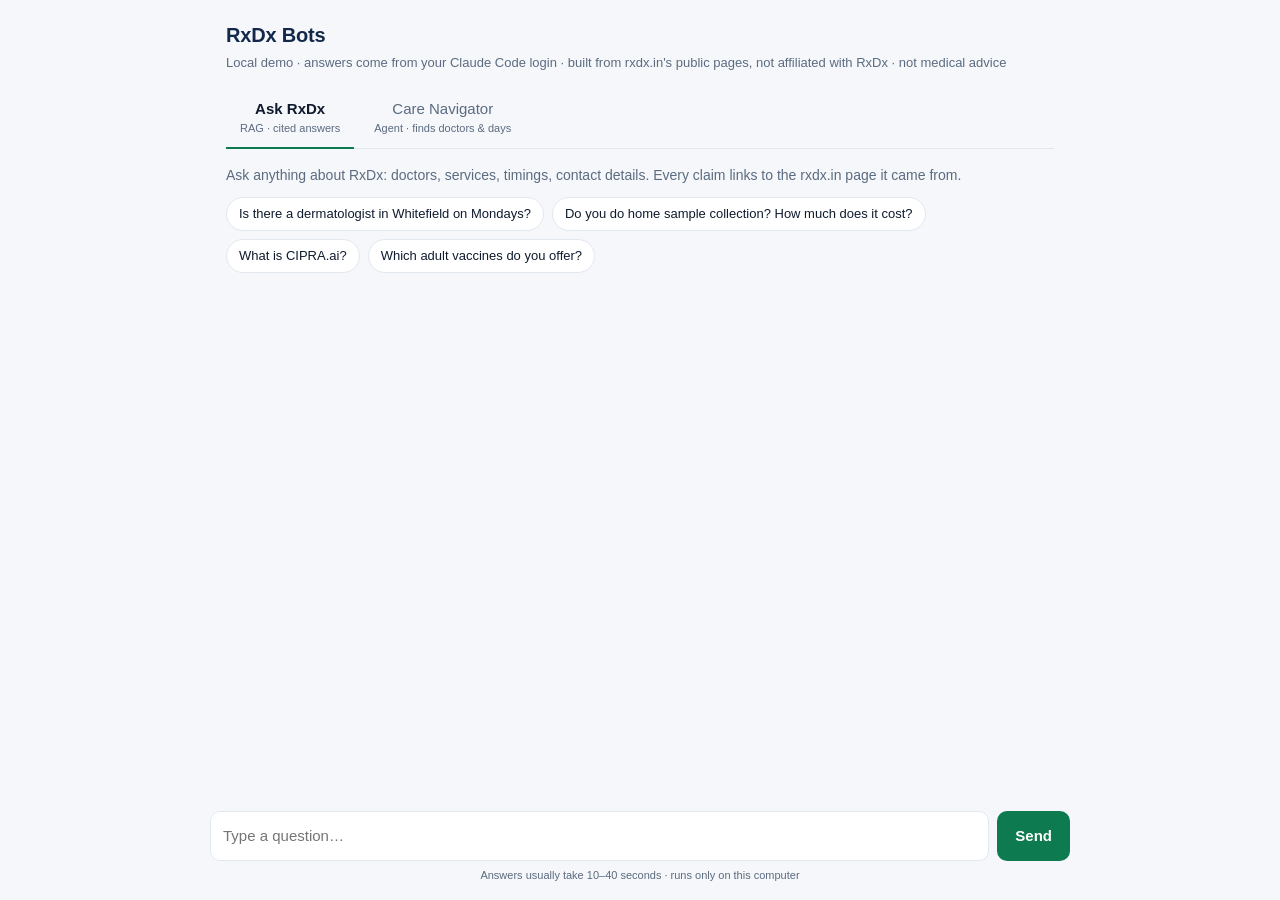
<file: demo/index.html>
<!doctype html>
<html lang="en">
<head>
<meta charset="utf-8">
<meta name="viewport" content="width=device-width, initial-scale=1">
<title>RxDx Bots</title>
<style>
  :root {
    --bg: #f5f7fa; --panel: #ffffff; --ink: #0f1b2d; --muted: #5b6b80; --line: #e2e8f0;
    --navy: #13294b; --pulse: #0e7a4f; --pulse-soft: #e6f4ee; --user: #13294b; --user-ink: #ffffff;
    --warn: #b42318; --warn-soft: #fdecea; --chip: #eef2f7;
  }
  @media (prefers-color-scheme: dark) {
    :root {
      --bg: #0b1220; --panel: #121b2e; --ink: #e6edf7; --muted: #94a3b8; --line: #23304a;
      --navy: #8fb3ff; --pulse: #4ade9b; --pulse-soft: #10291f; --user: #2a4a86; --user-ink: #ffffff;
      --warn: #ff8a80; --warn-soft: #3a1714; --chip: #1b2740;
    }
  }
  * { box-sizing: border-box; }
  body { margin: 0; background: var(--bg); color: var(--ink);
         font: 15px/1.55 -apple-system, BlinkMacSystemFont, "Segoe UI", Inter, sans-serif; }
  header { padding: 20px 16px 0; max-width: 860px; margin: 0 auto; }
  h1 { font-size: 20px; margin: 0 0 2px; color: var(--navy); letter-spacing: -0.01em; }
  .sub { color: var(--muted); font-size: 13px; margin: 0 0 14px; }
  .tabs { display: flex; gap: 6px; border-bottom: 1px solid var(--line); }
  .tab { border: 0; background: none; padding: 10px 14px; font: inherit; color: var(--muted);
         cursor: pointer; border-bottom: 2px solid transparent; margin-bottom: -1px; }
  .tab[aria-selected="true"] { color: var(--ink); border-bottom-color: var(--pulse); font-weight: 600; }
  .tab small { display: block; font-size: 11px; font-weight: 400; color: var(--muted); }
  main { max-width: 860px; margin: 0 auto; padding: 0 16px 140px; }
  .pane { display: none; } .pane.on { display: block; }
  .intro { color: var(--muted); font-size: 14px; margin: 16px 0 10px; }
  .chips { display: flex; flex-wrap: wrap; gap: 8px; margin-bottom: 8px; }
  .chip { border: 1px solid var(--line); background: var(--panel); color: var(--ink); border-radius: 999px;
          padding: 6px 12px; font: inherit; font-size: 13px; cursor: pointer; text-align: left; }
  .chip:hover { border-color: var(--pulse); }
  .log { display: flex; flex-direction: column; gap: 14px; margin-top: 12px; }
  .msg { max-width: 100%; padding: 12px 14px; border-radius: 12px; background: var(--panel);
         border: 1px solid var(--line); overflow-wrap: anywhere; }
  .msg.user { align-self: flex-end; background: var(--user); color: var(--user-ink); border: 0; max-width: 85%; }
  .msg.err { border-color: var(--warn); color: var(--warn); }
  .msg.emergency { background: var(--warn-soft); border-color: var(--warn); }
  .msg p { margin: 0 0 8px; } .msg p:last-child { margin-bottom: 0; }
  .msg ul, .msg ol { margin: 4px 0 8px; padding-left: 20px; }
  .msg a { color: var(--pulse); }
  .cite { font-size: 11px; vertical-align: super; color: var(--pulse); font-weight: 600; }
  .sources { margin-top: 10px; padding-top: 10px; border-top: 1px dashed var(--line); font-size: 13px; }
  .sources div { margin: 3px 0; }
  .sources .rv { color: var(--muted); margin-left: 6px; }
  .trace { display: flex; flex-direction: column; gap: 4px; margin-bottom: 10px; }
  .call { font: 12px/1.4 ui-monospace, "SF Mono", Menlo, monospace; background: var(--chip);
          border-radius: 6px; padding: 5px 8px; color: var(--muted); }
  .call b { color: var(--ink); font-weight: 600; } .call.e { color: var(--warn); }
  .badge { display: inline-block; font-size: 11px; font-weight: 600; color: var(--pulse);
           background: var(--pulse-soft); border-radius: 4px; padding: 1px 6px; margin-bottom: 6px; }
  .wait { color: var(--muted); font-size: 13px; display: flex; align-items: center; gap: 8px; }
  .dot { width: 8px; height: 8px; border-radius: 50%; background: var(--pulse); animation: p 1s infinite alternate; }
  @keyframes p { from { opacity: .25 } to { opacity: 1 } }
  form { position: fixed; left: 0; right: 0; bottom: 0; background: linear-gradient(transparent, var(--bg) 30%);
         padding: 24px 16px 16px; }
  .bar { max-width: 860px; margin: 0 auto; display: flex; gap: 8px; }
  textarea { flex: 1; resize: none; font: inherit; padding: 12px; border-radius: 10px; min-width: 0;
             border: 1px solid var(--line); background: var(--panel); color: var(--ink); height: 50px; }
  textarea:focus { outline: 2px solid var(--pulse); outline-offset: -1px; }
  button.send { border: 0; border-radius: 10px; padding: 0 18px; font: inherit; font-weight: 600;
                background: var(--pulse); color: #fff; cursor: pointer; }
  button.send:disabled { opacity: .5; cursor: default; }
  .foot { text-align: center; color: var(--muted); font-size: 11px; margin-top: 6px; }
</style>
</head>
<body>
<header>
  <h1>RxDx Bots</h1>
  <p class="sub">Local demo · answers come from your Claude Code login · built from rxdx.in's public pages, not affiliated with RxDx · not medical advice</p>
  <div class="tabs" role="tablist">
    <button class="tab" role="tab" aria-selected="true" data-tab="qna">Ask RxDx<small>RAG · cited answers</small></button>
    <button class="tab" role="tab" aria-selected="false" data-tab="nav">Care Navigator<small>Agent · finds doctors & days</small></button>
  </div>
</header>

<main>
  <section class="pane on" id="qna">
    <p class="intro">Ask anything about RxDx: doctors, services, timings, contact details. Every claim links to the rxdx.in page it came from.</p>
    <div class="chips">
      <button class="chip">Is there a dermatologist in Whitefield on Mondays?</button>
      <button class="chip">Do you do home sample collection? How much does it cost?</button>
      <button class="chip">What is CIPRA.ai?</button>
      <button class="chip">Which adult vaccines do you offer?</button>
    </div>
    <div class="log"></div>
  </section>
  <section class="pane" id="nav">
    <p class="intro">Describe what you need and when you can come. The navigator searches the directory with tools, so every doctor, branch and day it names is real.</p>
    <div class="chips">
      <button class="chip">My 6 year old keeps getting ear infections. Saturdays only, Kannada-speaking if possible.</button>
      <button class="chip">Knee pain after running, I'm near Malleswaram.</button>
      <button class="chip">Can I see a psychiatrist online?</button>
      <button class="chip">My father has chest pain, which cardiologist is in today?</button>
    </div>
    <div class="log"></div>
  </section>
</main>

<form>
  <div class="bar">
    <textarea placeholder="Type a question…" aria-label="Message"></textarea>
    <button class="send" type="submit">Send</button>
  </div>
  <div class="foot">Answers usually take 10–40 seconds · runs only on this computer</div>
</form>

<script>
const sessions = { qna: crypto.randomUUID(), nav: crypto.randomUUID() };
let tab = "qna", busy = false;
const $ = (s, el = document) => el.querySelector(s);
const esc = s => s.replace(/[&<>"']/g, c => ({ "&": "&amp;", "<": "&lt;", ">": "&gt;", '"': "&quot;", "'": "&#39;" }[c]));

// Minimal, escape-first markdown: paragraphs, lists, **bold**, links, [n] citations.
function md(text) {
  const inline = s => esc(s)
    .replace(/\*\*(.+?)\*\*/g, "<b>$1</b>")
    .replace(/\[(\d+)\]/g, '<span class="cite">[$1]</span>')
    .replace(/(https?:\/\/[^\s<)]+)/g, '<a href="$1" target="_blank" rel="noopener">$1</a>');
  const out = []; let list = null;
  for (const raw of text.split("\n")) {
    const line = raw.trim();
    const m = line.match(/^(?:[-*•]|\d+[.)])\s+(.*)$/);
    if (m) {
      const kind = /^\d/.test(line) ? "ol" : "ul";
      if (list !== kind) { if (list) out.push(`</${list}>`); out.push(`<${kind}>`); list = kind; }
      out.push(`<li>${inline(m[1])}</li>`);
      continue;
    }
    if (list) { out.push(`</${list}>`); list = null; }
    if (line) out.push(`<p>${inline(line)}</p>`);
  }
  if (list) out.push(`</${list}>`);
  return out.join("");
}

function add(cls, html) {
  const el = document.createElement("div");
  el.className = "msg " + cls; el.innerHTML = html;
  $(`#${tab} .log`).appendChild(el);
  el.scrollIntoView({ behavior: "smooth", block: "end" });
  return el;
}

function render(kind, data) {
  if (kind === "qna") {
    let html = md(data.text);
    if (data.sources?.length) {
      html += '<div class="sources"><b>Sources</b>' + data.sources.map(s =>
        `<div>[${s.n}] <a href="${esc(s.url)}" target="_blank" rel="noopener">${esc(s.title)}</a>` +
        (s.reviews ? `<span class="rv">· reviews: <a href="${esc(s.reviews.google)}" target="_blank" rel="noopener">Google</a> · <a href="${esc(s.reviews.practo)}" target="_blank" rel="noopener">Practo</a></span>` : "") +
        `</div>`).join("") + "</div>";
    }
    return ["", html];
  }
  if (data.emergency) return ["emergency", `<span class="badge">Emergency screen · ${esc(data.emergency)}</span>` + md(data.text)];
  const trace = data.tool_calls?.length ? '<div class="trace">' + data.tool_calls.map(c =>
    `<div class="call ${c.error ? "e" : ""}">${c.error ? "✗" : "→"} <b>${esc(c.name)}</b>(${esc(Object.entries(c.args).map(([k, v]) => `${k}=${JSON.stringify(v)}`).join(", "))}) · ${esc(c.summary)}</div>`
  ).join("") + "</div>" : "";
  return ["", trace + md(data.text)];
}

async function send(text) {
  text = text.trim();
  if (!text || busy) return;
  busy = true; $(".send").disabled = true; $("textarea").value = "";
  const kind = tab;
  add("user", esc(text));
  const wait = add("", '<div class="wait"><span class="dot"></span>Thinking…</div>');
  try {
    const r = await fetch(`/api/${kind}`, { method: "POST", headers: { "Content-Type": "application/json" },
      body: JSON.stringify({ message: text, session: sessions[kind] }) });
    const data = await r.json();
    if (!r.ok) throw new Error(data.error || r.statusText);
    const [cls, html] = render(kind, data);
    wait.className = "msg " + cls; wait.innerHTML = html;
  } catch (e) {
    wait.className = "msg err"; wait.textContent = "Something went wrong: " + e.message;
  } finally {
    busy = false; $(".send").disabled = false; $("textarea").focus();
  }
}

document.querySelectorAll(".tab").forEach(b => b.onclick = () => {
  tab = b.dataset.tab;
  document.querySelectorAll(".tab").forEach(x => x.setAttribute("aria-selected", x === b));
  document.querySelectorAll(".pane").forEach(p => p.classList.toggle("on", p.id === tab));
});
document.querySelectorAll(".chip").forEach(c => c.onclick = () => send(c.textContent));
$("form").onsubmit = e => { e.preventDefault(); send($("textarea").value); };
$("textarea").onkeydown = e => { if (e.key === "Enter" && !e.shiftKey) { e.preventDefault(); send(e.target.value); } };
</script>
</body>
</html>
</file>
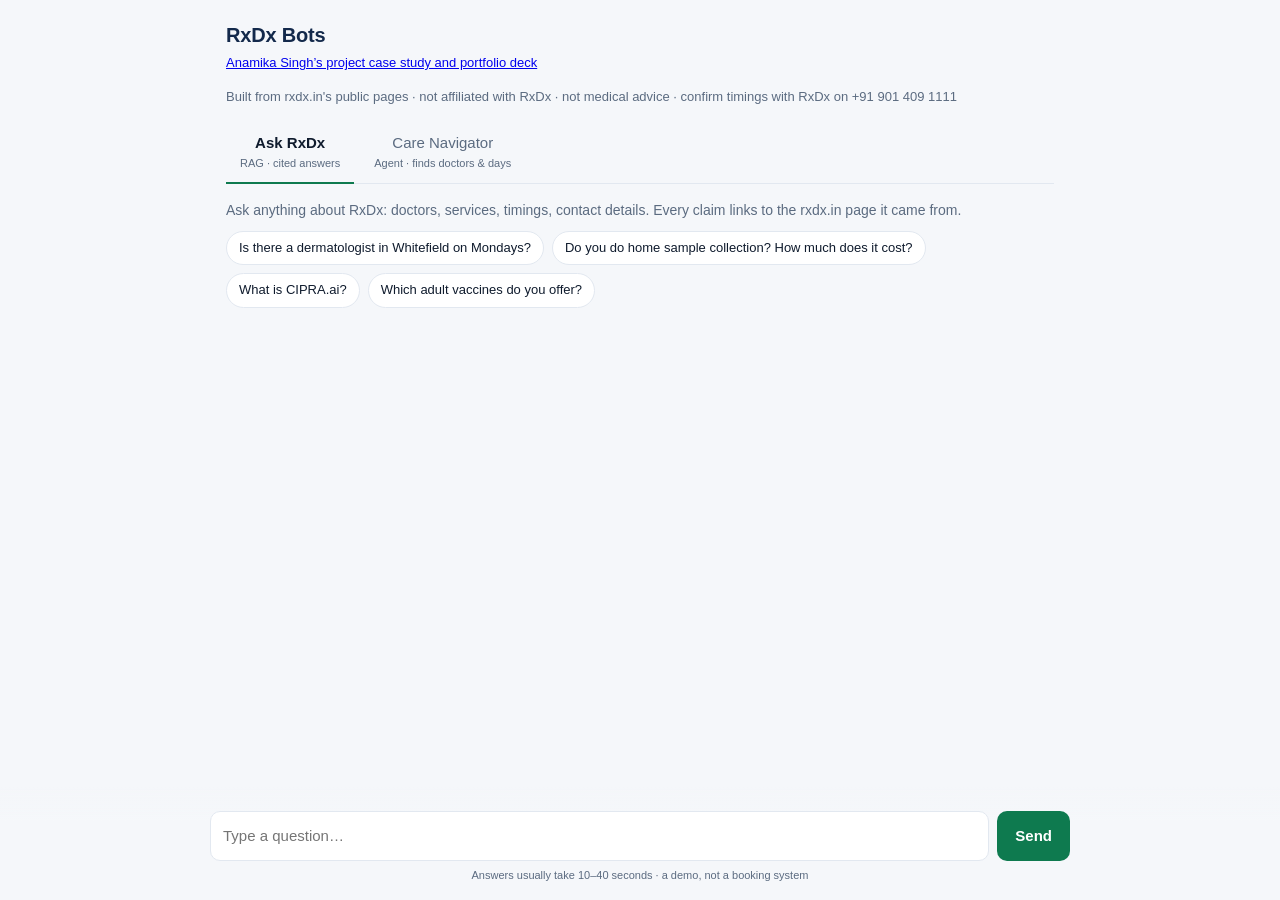
<file: web/index.html>
<!doctype html>
<html lang="en">
<head>
<meta charset="utf-8">
<meta name="viewport" content="width=device-width, initial-scale=1">
<title>RxDx Bots</title>
<style>
  :root {
    --bg: #f5f7fa; --panel: #ffffff; --ink: #0f1b2d; --muted: #5b6b80; --line: #e2e8f0;
    --navy: #13294b; --pulse: #0e7a4f; --pulse-soft: #e6f4ee; --user: #13294b; --user-ink: #ffffff;
    --warn: #b42318; --warn-soft: #fdecea; --chip: #eef2f7;
  }
  @media (prefers-color-scheme: dark) {
    :root {
      --bg: #0b1220; --panel: #121b2e; --ink: #e6edf7; --muted: #94a3b8; --line: #23304a;
      --navy: #8fb3ff; --pulse: #4ade9b; --pulse-soft: #10291f; --user: #2a4a86; --user-ink: #ffffff;
      --warn: #ff8a80; --warn-soft: #3a1714; --chip: #1b2740;
    }
  }
  * { box-sizing: border-box; }
  body { margin: 0; background: var(--bg); color: var(--ink);
         font: 15px/1.55 -apple-system, BlinkMacSystemFont, "Segoe UI", Inter, sans-serif; }
  header { padding: 20px 16px 0; max-width: 860px; margin: 0 auto; }
  h1 { font-size: 20px; margin: 0 0 2px; color: var(--navy); letter-spacing: -0.01em; }
  .sub { color: var(--muted); font-size: 13px; margin: 0 0 14px; }
  .tabs { display: flex; gap: 6px; border-bottom: 1px solid var(--line); }
  .tab { border: 0; background: none; padding: 10px 14px; font: inherit; color: var(--muted);
         cursor: pointer; border-bottom: 2px solid transparent; margin-bottom: -1px; }
  .tab[aria-selected="true"] { color: var(--ink); border-bottom-color: var(--pulse); font-weight: 600; }
  .tab small { display: block; font-size: 11px; font-weight: 400; color: var(--muted); }
  main { max-width: 860px; margin: 0 auto; padding: 0 16px 140px; }
  .pane { display: none; } .pane.on { display: block; }
  .intro { color: var(--muted); font-size: 14px; margin: 16px 0 10px; }
  .chips { display: flex; flex-wrap: wrap; gap: 8px; margin-bottom: 8px; }
  .chip { border: 1px solid var(--line); background: var(--panel); color: var(--ink); border-radius: 999px;
          padding: 6px 12px; font: inherit; font-size: 13px; cursor: pointer; text-align: left; }
  .chip:hover { border-color: var(--pulse); }
  .log { display: flex; flex-direction: column; gap: 14px; margin-top: 12px; }
  .msg { max-width: 100%; padding: 12px 14px; border-radius: 12px; background: var(--panel);
         border: 1px solid var(--line); overflow-wrap: anywhere; }
  .msg.user { align-self: flex-end; background: var(--user); color: var(--user-ink); border: 0; max-width: 85%; }
  .msg.err { border-color: var(--warn); color: var(--warn); }
  .msg.emergency { background: var(--warn-soft); border-color: var(--warn); }
  .msg p { margin: 0 0 8px; } .msg p:last-child { margin-bottom: 0; }
  .msg ul, .msg ol { margin: 4px 0 8px; padding-left: 20px; }
  .msg a { color: var(--pulse); }
  .cite { font-size: 11px; vertical-align: super; color: var(--pulse); font-weight: 600; }
  .sources { margin-top: 10px; padding-top: 10px; border-top: 1px dashed var(--line); font-size: 13px; }
  .sources div { margin: 3px 0; }
  .sources .rv { color: var(--muted); margin-left: 6px; }
  .trace { display: flex; flex-direction: column; gap: 4px; margin-bottom: 10px; }
  .call { font: 12px/1.4 ui-monospace, "SF Mono", Menlo, monospace; background: var(--chip);
          border-radius: 6px; padding: 5px 8px; color: var(--muted); }
  .call b { color: var(--ink); font-weight: 600; } .call.e { color: var(--warn); }
  .badge { display: inline-block; font-size: 11px; font-weight: 600; color: var(--pulse);
           background: var(--pulse-soft); border-radius: 4px; padding: 1px 6px; margin-bottom: 6px; }
  .wait { color: var(--muted); font-size: 13px; display: flex; align-items: center; gap: 8px; }
  .dot { width: 8px; height: 8px; border-radius: 50%; background: var(--pulse); animation: p 1s infinite alternate; }
  @keyframes p { from { opacity: .25 } to { opacity: 1 } }
  form { position: fixed; left: 0; right: 0; bottom: 0; background: linear-gradient(transparent, var(--bg) 30%);
         padding: 24px 16px 16px; }
  .bar { max-width: 860px; margin: 0 auto; display: flex; gap: 8px; }
  textarea { flex: 1; resize: none; font: inherit; padding: 12px; border-radius: 10px; min-width: 0;
             border: 1px solid var(--line); background: var(--panel); color: var(--ink); height: 50px; }
  textarea:focus { outline: 2px solid var(--pulse); outline-offset: -1px; }
  button.send { border: 0; border-radius: 10px; padding: 0 18px; font: inherit; font-weight: 600;
                background: var(--pulse); color: #fff; cursor: pointer; }
  button.send:disabled { opacity: .5; cursor: default; }
  .foot { text-align: center; color: var(--muted); font-size: 11px; margin-top: 6px; }
</style>
</head>
<body>
<header>
  <h1>RxDx Bots</h1>
  <p class="sub"><a href="/portfolio">Anamika Singh’s project case study and portfolio deck</a></p>
  <p class="sub">Built from rxdx.in's public pages · not affiliated with RxDx · not medical advice · confirm timings with RxDx on +91 901 409 1111</p>
  <div class="tabs" role="tablist">
    <button class="tab" role="tab" aria-selected="true" data-tab="qna">Ask RxDx<small>RAG · cited answers</small></button>
    <button class="tab" role="tab" aria-selected="false" data-tab="nav">Care Navigator<small>Agent · finds doctors & days</small></button>
  </div>
</header>

<main>
  <section class="pane on" id="qna">
    <p class="intro">Ask anything about RxDx: doctors, services, timings, contact details. Every claim links to the rxdx.in page it came from.</p>
    <div class="chips">
      <button class="chip">Is there a dermatologist in Whitefield on Mondays?</button>
      <button class="chip">Do you do home sample collection? How much does it cost?</button>
      <button class="chip">What is CIPRA.ai?</button>
      <button class="chip">Which adult vaccines do you offer?</button>
    </div>
    <div class="log"></div>
  </section>
  <section class="pane" id="nav">
    <p class="intro">Describe what you need and when you can come. The navigator searches the directory with tools, so every doctor, branch and day it names is real.</p>
    <div class="chips">
      <button class="chip">My 6 year old keeps getting ear infections. Saturdays only, Kannada-speaking if possible.</button>
      <button class="chip">Knee pain after running, I'm near Malleswaram.</button>
      <button class="chip">Can I see a psychiatrist online?</button>
      <button class="chip">My father has chest pain, which cardiologist is in today?</button>
    </div>
    <div class="log"></div>
  </section>
</main>

<form>
  <div class="bar">
    <textarea placeholder="Type a question…" aria-label="Message"></textarea>
    <button class="send" type="submit">Send</button>
  </div>
  <div class="foot">Answers usually take 10–40 seconds · a demo, not a booking system</div>
</form>

<script>
// Recent turns per tab, sent with each message: the server keeps no conversation state.
const history = { qna: [], nav: [] };
let tab = "qna", busy = false;
const $ = (s, el = document) => el.querySelector(s);
const esc = s => s.replace(/[&<>"']/g, c => ({ "&": "&amp;", "<": "&lt;", ">": "&gt;", '"': "&quot;", "'": "&#39;" }[c]));

// Minimal, escape-first markdown: paragraphs, lists, **bold**, links, [n] citations.
function md(text) {
  const inline = s => esc(s)
    .replace(/\*\*(.+?)\*\*/g, "<b>$1</b>")
    .replace(/\[(\d+)\]/g, '<span class="cite">[$1]</span>')
    .replace(/(https?:\/\/[^\s<)]+)/g, '<a href="$1" target="_blank" rel="noopener">$1</a>');
  const out = []; let list = null;
  for (const raw of text.split("\n")) {
    const line = raw.trim();
    const m = line.match(/^(?:[-*•]|\d+[.)])\s+(.*)$/);
    if (m) {
      const kind = /^\d/.test(line) ? "ol" : "ul";
      if (list !== kind) { if (list) out.push(`</${list}>`); out.push(`<${kind}>`); list = kind; }
      out.push(`<li>${inline(m[1])}</li>`);
      continue;
    }
    if (list) { out.push(`</${list}>`); list = null; }
    if (line) out.push(`<p>${inline(line)}</p>`);
  }
  if (list) out.push(`</${list}>`);
  return out.join("");
}

function add(cls, html) {
  const el = document.createElement("div");
  el.className = "msg " + cls; el.innerHTML = html;
  $(`#${tab} .log`).appendChild(el);
  el.scrollIntoView({ behavior: "smooth", block: "end" });
  return el;
}

function render(kind, data) {
  if (kind === "qna") {
    let html = md(data.text);
    if (data.sources?.length) {
      html += '<div class="sources"><b>Sources</b>' + data.sources.map(s =>
        `<div>[${s.n}] <a href="${esc(s.url)}" target="_blank" rel="noopener">${esc(s.title)}</a>` +
        (s.reviews ? `<span class="rv">· reviews: <a href="${esc(s.reviews.google)}" target="_blank" rel="noopener">Google</a> · <a href="${esc(s.reviews.practo)}" target="_blank" rel="noopener">Practo</a></span>` : "") +
        `</div>`).join("") + "</div>";
    }
    return ["", html];
  }
  if (data.emergency) return ["emergency", `<span class="badge">Emergency screen · ${esc(data.emergency)}</span>` + md(data.text)];
  const trace = data.tool_calls?.length ? '<div class="trace">' + data.tool_calls.map(c =>
    `<div class="call ${c.error ? "e" : ""}">${c.error ? "✗" : "→"} <b>${esc(c.name)}</b>(${esc(Object.entries(c.args).map(([k, v]) => `${k}=${JSON.stringify(v)}`).join(", "))}) · ${esc(c.summary)}</div>`
  ).join("") + "</div>" : "";
  return ["", trace + md(data.text)];
}

async function send(text) {
  text = text.trim();
  if (!text || busy) return;
  if (!await window.portfolioPrivacy.ensureAIConsent()) return;
  if (busy) return;
  busy = true; $(".send").disabled = true; $("textarea").value = "";
  const kind = tab;
  add("user", esc(text));
  const wait = add("", '<div class="wait"><span class="dot"></span>Thinking…</div>');
  try {
    const r = await fetch(`/api/${kind}`, { method: "POST", headers: { "Content-Type": "application/json" },
      body: JSON.stringify({ message: text, history: history[kind].slice(-6) }) });
    const data = await r.json();
    if (!r.ok) throw new Error(data.error || r.statusText);
    history[kind].push({ role: "user", text }, { role: "assistant", text: data.text.replace(/\[\d+\]/g, "") });
    const [cls, html] = render(kind, data);
    wait.className = "msg " + cls; wait.innerHTML = html;
  } catch (e) {
    wait.className = "msg err"; wait.textContent = "Something went wrong: " + e.message;
  } finally {
    busy = false; $(".send").disabled = false; $("textarea").focus();
  }
}

document.querySelectorAll(".tab").forEach(b => b.onclick = () => {
  tab = b.dataset.tab;
  document.querySelectorAll(".tab").forEach(x => x.setAttribute("aria-selected", x === b));
  document.querySelectorAll(".pane").forEach(p => p.classList.toggle("on", p.id === tab));
});
document.querySelectorAll(".chip").forEach(c => c.onclick = () => send(c.textContent));
$("form").onsubmit = e => { e.preventDefault(); send($("textarea").value); };
$("textarea").onkeydown = e => { if (e.key === "Enter" && !e.shiftKey) { e.preventDefault(); send(e.target.value); } };
</script>
</body>
</html>
</file>
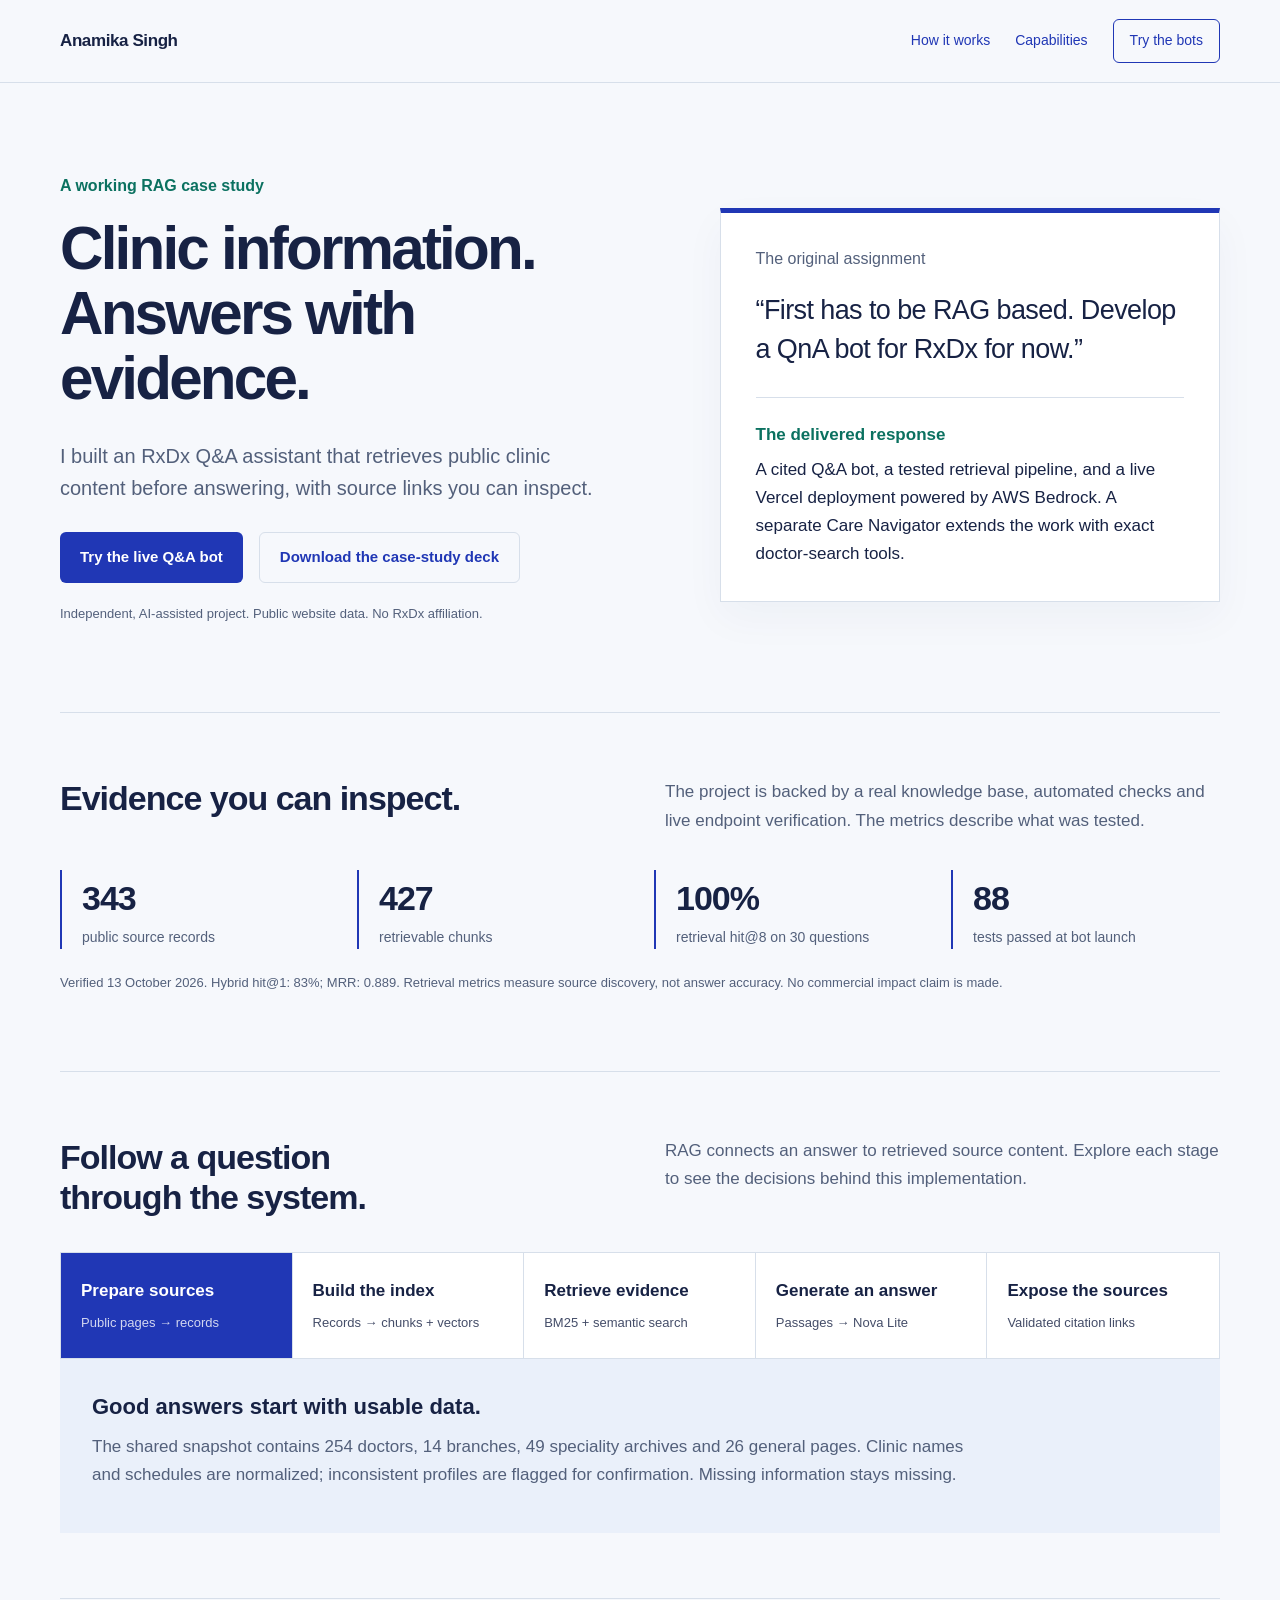
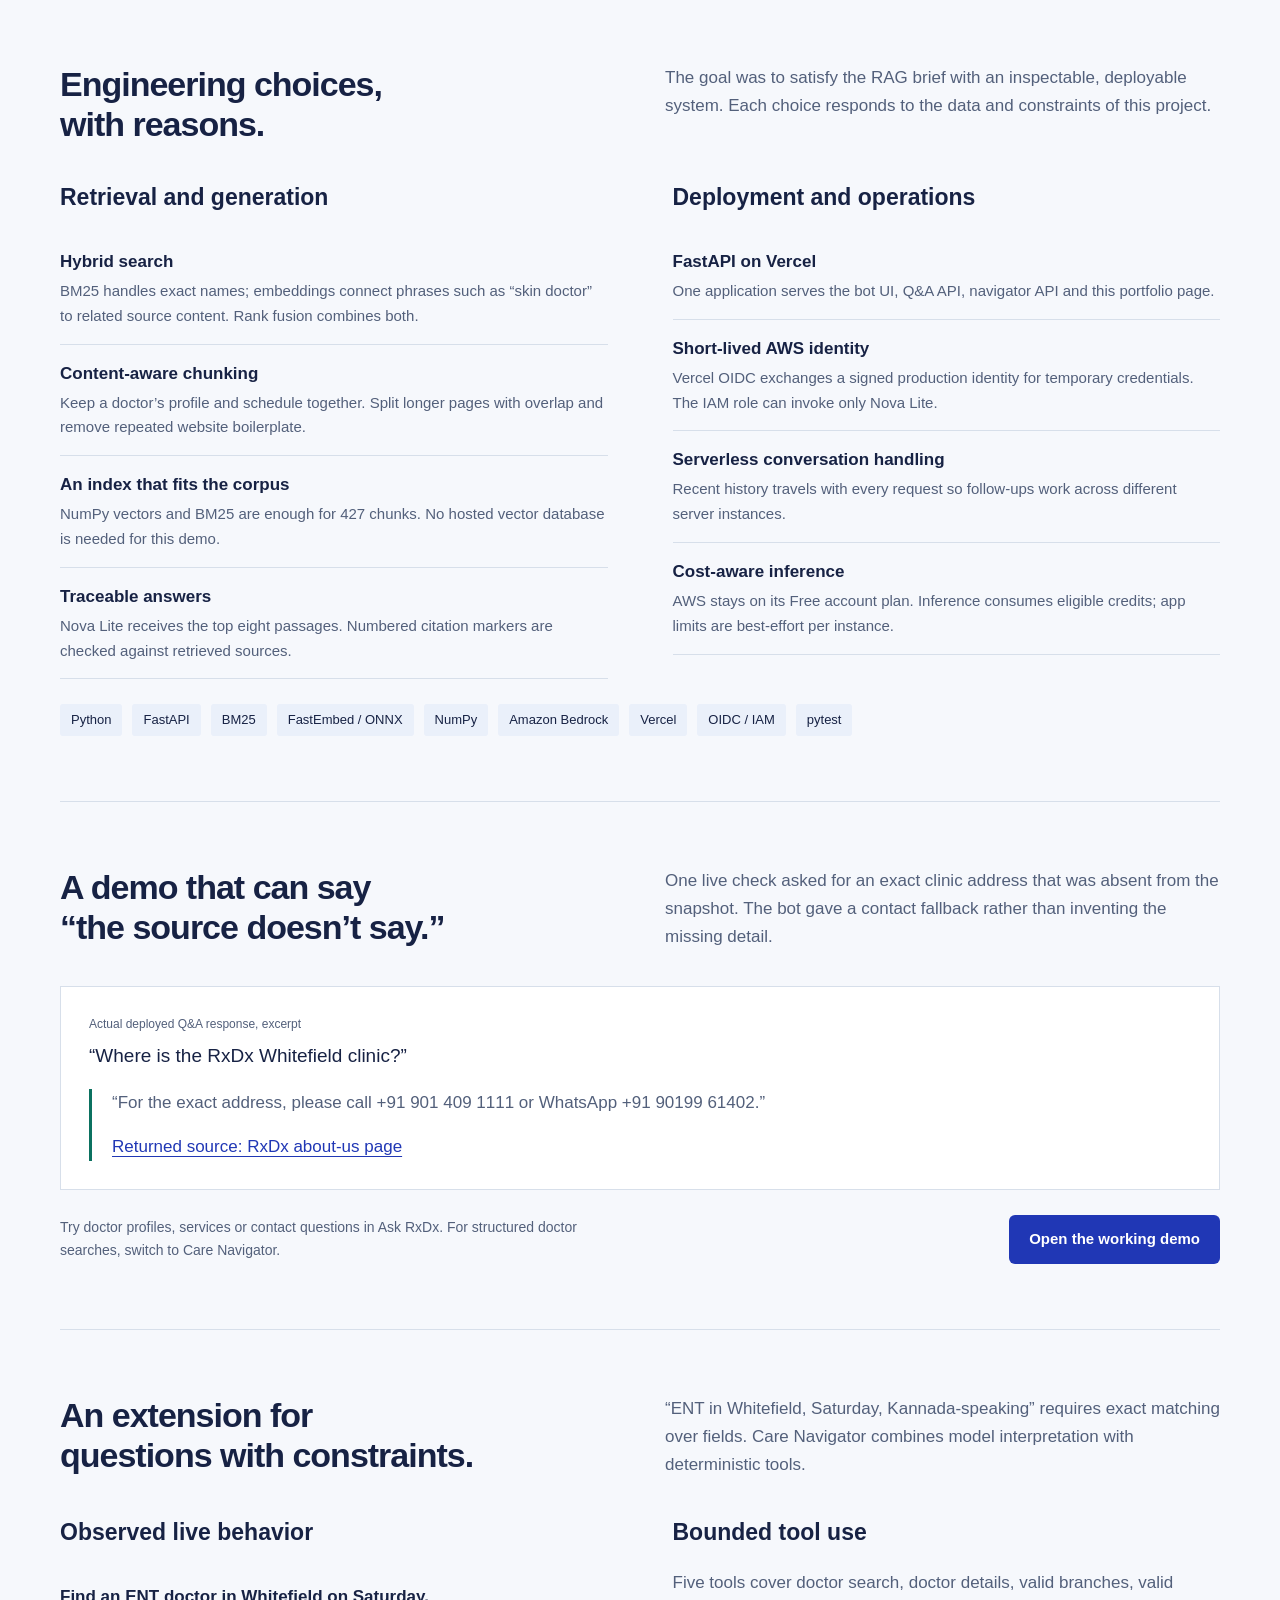
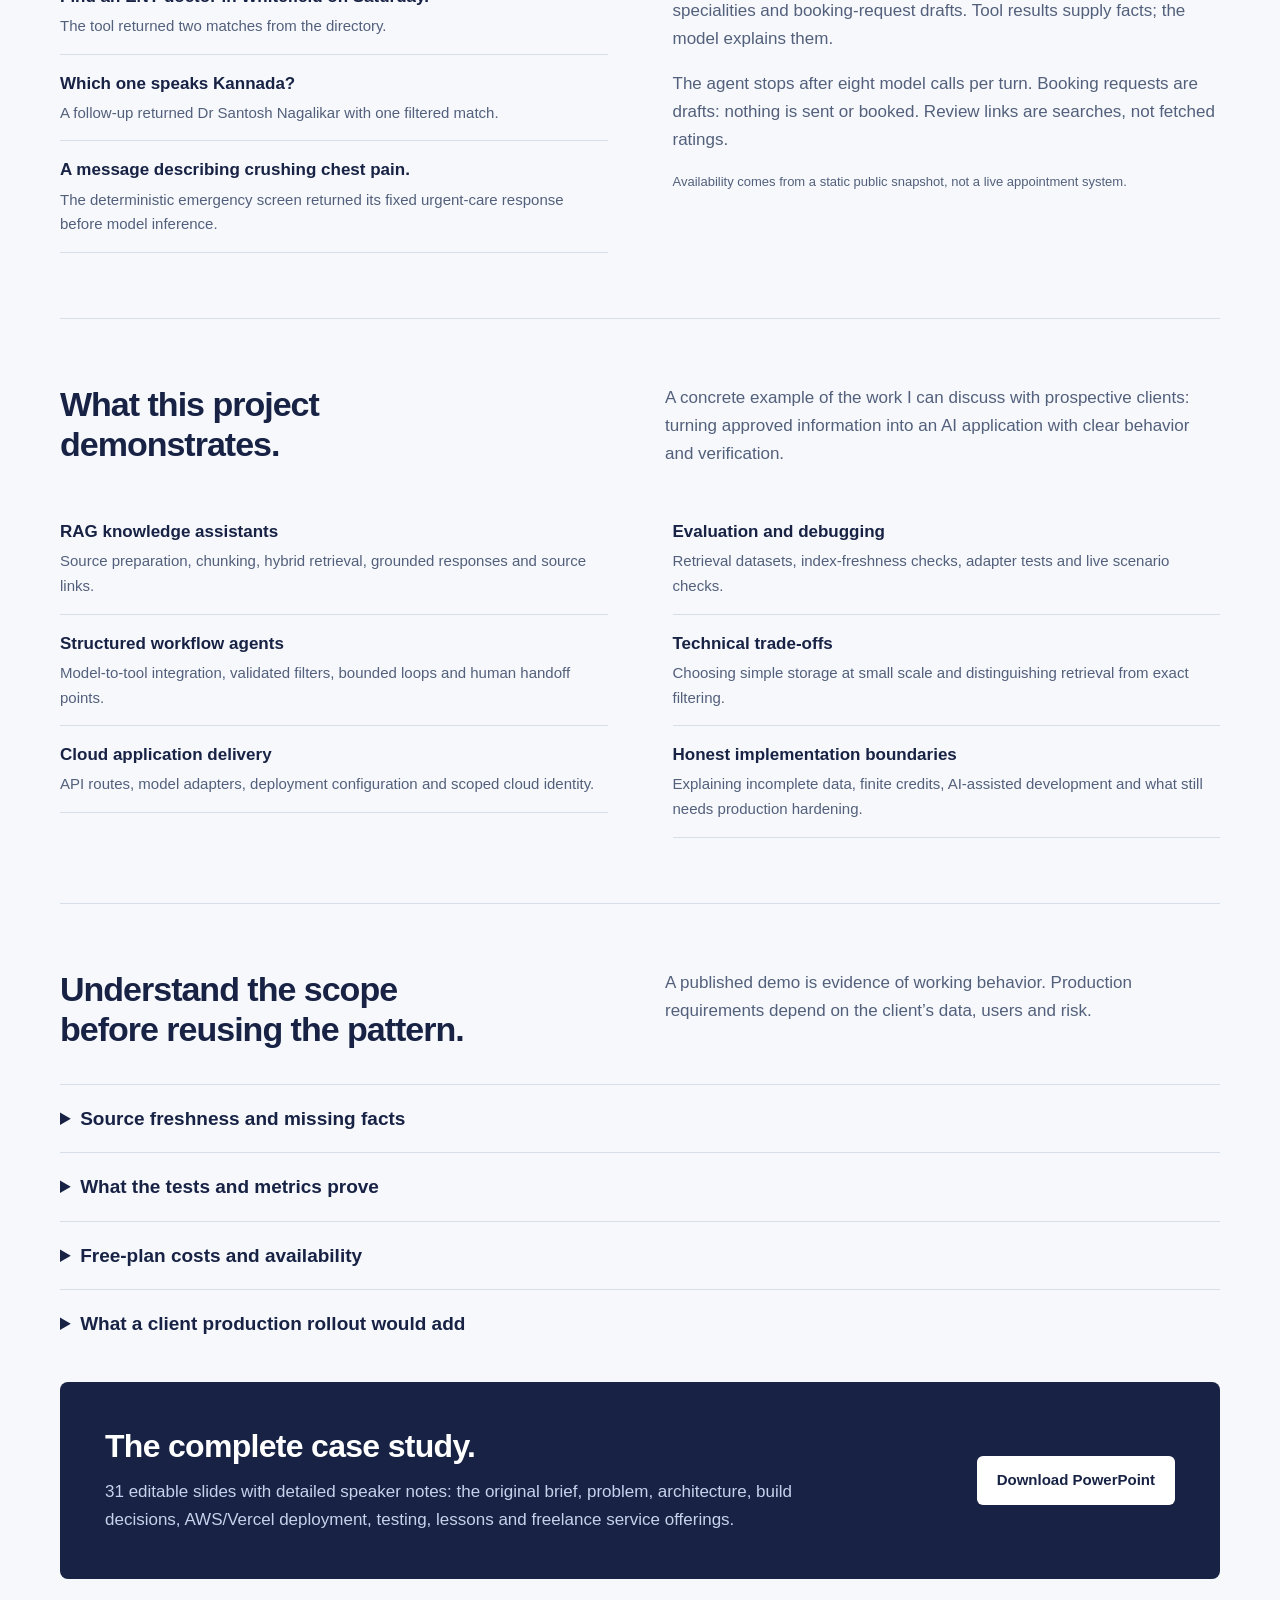
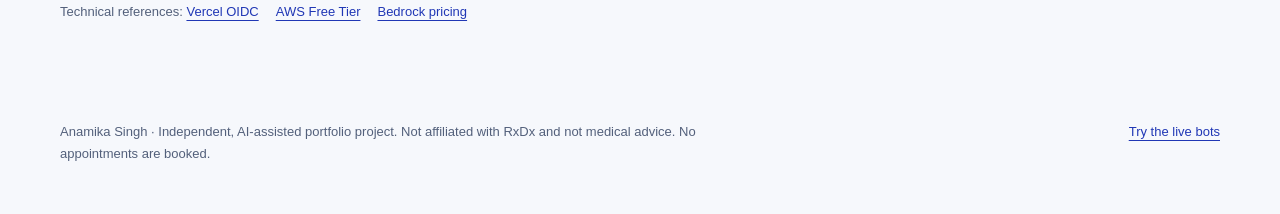
<file: web/rxdx-case.html>
<!doctype html>
<html lang="en">
<head>
  <meta charset="utf-8">
  <meta name="viewport" content="width=device-width, initial-scale=1">
  <title>RxDx RAG case study — Anamika Singh</title>
  <meta name="description" content="How Anamika Singh built and deployed a RAG Q&A assistant: hybrid retrieval, citations, AWS Bedrock, Vercel and verified tests. Explore the live demo and detailed portfolio deck.">
  <meta property="og:title" content="From clinic data to a working AI assistant — Anamika Singh">
  <meta property="og:description" content="A detailed RAG case study with a live demo, technical architecture and downloadable portfolio deck.">
  <meta property="og:type" content="website">
  <meta name="theme-color" content="#2037b5">
  <style>
    :root{--ink:#172244;--muted:#53607b;--paper:#f6f8fc;--blue:#2037b5;--teal:#0b7160;--line:#d7dfea;--soft:#eaf0fa}
    *{box-sizing:border-box}html{scroll-behavior:smooth;scroll-padding-top:90px}body{margin:0;background:var(--paper);color:var(--ink);font-family:"Avenir Next",Avenir,"Segoe UI",sans-serif;font-size:17px;line-height:1.65}a{color:var(--blue);text-underline-offset:4px}a:hover{text-decoration-thickness:2px}button,a{touch-action:manipulation}:focus-visible{outline:3px solid #d65c18;outline-offset:5px}button{font:inherit}.wrap{width:min(1160px,calc(100% - 64px));margin:auto}header{background:rgba(246,248,252,.97);border-bottom:1px solid var(--line)}nav{display:flex;align-items:center;justify-content:space-between;gap:24px;min-height:82px}.name{color:var(--ink);text-decoration:none;font-weight:700;letter-spacing:-.4px}.navlinks{display:flex;gap:25px;align-items:center;font-size:14px}.navlinks a{text-decoration:none}.navlinks a:last-child{padding:9px 16px;border:1px solid var(--blue);border-radius:6px}
    .hero{display:grid;grid-template-columns:1.08fr .92fr;gap:72px;padding:90px 0 75px;align-items:center}.intro{font-size:16px;color:var(--teal);font-weight:600;margin:0 0 18px}h1{font-size:clamp(40px,4.7vw,67px);line-height:1.08;letter-spacing:-2.8px;font-weight:650;margin:0 0 28px;max-width:650px}.lead{font-size:20px;line-height:1.6;color:var(--muted);max-width:560px}.actions{display:flex;gap:16px;flex-wrap:wrap;margin:28px 0 20px}.button{display:inline-flex;align-items:center;justify-content:center;border-radius:6px;padding:12px 20px;text-decoration:none;font-weight:600;font-size:15px;background:var(--blue);color:white}.button.secondary{background:transparent;color:var(--blue);border:1px solid var(--line)}.small{font-size:13px;color:var(--muted)}
    .brief{background:white;border:1px solid var(--line);border-top:5px solid var(--blue);padding:33px 35px;box-shadow:0 16px 40px #20375c0a}.brief h2{font-size:16px;color:var(--muted);font-weight:500;margin:0 0 18px}.brief blockquote{margin:0;font-size:27px;line-height:1.45;letter-spacing:-.6px}.brief .response{margin-top:28px;padding-top:23px;border-top:1px solid var(--line)}.brief .response p{margin:0}.brief .response strong{color:var(--teal);display:block;margin-bottom:7px}
    section{padding:65px 0;border-top:1px solid var(--line)}.sectionhead{display:grid;grid-template-columns:1fr 1fr;gap:50px;margin-bottom:35px}.sectionhead h2{font-size:34px;line-height:1.18;letter-spacing:-1px;margin:0}.sectionhead p{margin:0;color:var(--muted);max-width:570px}.evidence{display:grid;grid-template-columns:repeat(4,1fr);gap:28px}.evidence div{border-left:2px solid var(--blue);padding-left:20px}.evidence strong{font-size:34px;letter-spacing:-1px;display:block;font-weight:600}.evidence span{font-size:14px;display:block;color:var(--muted)}.evidence-note{margin-top:23px;font-size:13px;color:var(--muted)}
    .pipeline{display:grid;grid-template-columns:repeat(5,1fr);gap:0;border:1px solid var(--line);background:white}.pipeline button{border:0;border-right:1px solid var(--line);background:white;color:var(--ink);text-align:left;padding:24px 20px;cursor:pointer}.pipeline button:last-child{border-right:0}.pipeline button:hover{background:var(--soft)}.pipeline button[aria-selected="true"]{background:var(--blue);color:#fff}.pipeline button b{display:block;font-size:17px}.pipeline button span{font-size:13px;display:block;margin-top:7px;opacity:.8}.explanation{padding:30px 32px;background:var(--soft);min-height:174px}.explanation h3{margin:0 0 8px;font-size:22px}.explanation p{margin:0;color:var(--muted);max-width:900px}
    .split{display:grid;grid-template-columns:1fr 1fr;gap:65px}.split h3{font-size:23px;margin:0 0 16px}.split p{color:var(--muted)}.plainlist{padding:0;list-style:none;margin:0}.plainlist li{padding:15px 0;border-bottom:1px solid var(--line)}.plainlist strong{display:block;color:var(--ink);font-size:17px}.plainlist span{display:block;color:var(--muted);font-size:15px;margin-top:3px}.stack{display:flex;flex-wrap:wrap;gap:10px;margin:25px 0 0}.stack span{background:var(--soft);padding:5px 11px;font-size:13px;border-radius:3px}
    .transcript{background:white;border:1px solid var(--line);padding:28px}.transcript .question{font-size:19px;color:var(--ink);margin:0 0 18px}.transcript .answer{border-left:3px solid var(--teal);padding-left:20px;color:var(--muted)}.transcript p{margin:0 0 16px}.transcript .label{font-size:12px;color:var(--muted);margin-bottom:5px}.demo-row{display:flex;justify-content:space-between;gap:24px;align-items:center;margin-top:25px}.demo-row p{font-size:14px;max-width:540px;margin:0;color:var(--muted)}
    details{border-top:1px solid var(--line);padding:18px 0}details:last-child{border-bottom:1px solid var(--line)}summary{cursor:pointer;font-weight:600;font-size:19px}details p{color:var(--muted);max-width:830px;margin:12px 0 3px}.deck-section{background:var(--ink);color:#fff;margin-top:25px;border-radius:8px;padding:45px;display:grid;grid-template-columns:1fr auto;gap:40px;align-items:center}.deck-section h2{font-size:32px;line-height:1.2;margin:0 0 12px;letter-spacing:-.7px}.deck-section p{color:#c6d2ec;max-width:690px;margin:0}.deck-section .button{background:#fff;color:var(--ink);white-space:nowrap}.sources{font-size:13px;color:var(--muted);padding-top:22px}.sources a{margin-right:17px}footer{padding:34px 0 50px;color:var(--muted);font-size:13px}footer .wrap{display:flex;justify-content:space-between;gap:25px}footer p{margin:0;max-width:680px}
    @media(max-width:850px){.wrap{width:calc(100% - 40px)}.hero{grid-template-columns:1fr;gap:35px;padding:48px 0}.sectionhead,.split{grid-template-columns:1fr;gap:20px}.evidence{grid-template-columns:1fr 1fr;row-gap:25px}.pipeline{grid-template-columns:1fr}.pipeline button{border-right:0;border-bottom:1px solid var(--line);padding:15px 20px}.pipeline button span{margin:0}.deck-section{grid-template-columns:1fr;padding:28px}.deck-section .button{justify-self:start}.navlinks{gap:15px}.navlinks .optional{display:none}.demo-row{align-items:flex-start;flex-direction:column}.brief{padding:27px}h1{letter-spacing:-1.8px}.sectionhead h2{font-size:30px}section{padding:45px 0}footer .wrap{flex-direction:column}}@media(prefers-reduced-motion:reduce){html{scroll-behavior:auto}}
  </style>
</head>
<body>
  <header><nav class="wrap" aria-label="Main navigation"><a class="name" href="/portfolio">Anamika Singh</a><div class="navlinks"><a class="optional" href="#architecture">How it works</a><a href="#capabilities">Capabilities</a><a href="/bots">Try the bots</a></div></nav></header>
  <main class="wrap">
    <div class="hero">
      <div><p class="intro">A working RAG case study</p><h1>Clinic information.<br>Answers with evidence.</h1><p class="lead">I built an RxDx Q&A assistant that retrieves public clinic content before answering, with source links you can inspect.</p><div class="actions"><a class="button" href="/bots">Try the live Q&A bot</a><a class="button secondary" href="/portfolio/deck">Download the case-study deck</a></div><p class="small">Independent, AI-assisted project. Public website data. No RxDx affiliation.</p></div>
      <aside class="brief"><h2>The original assignment</h2><blockquote>“First has to be RAG based. Develop a QnA bot for RxDx for now.”</blockquote><div class="response"><strong>The delivered response</strong><p>A cited Q&A bot, a tested retrieval pipeline, and a live Vercel deployment powered by AWS Bedrock. A separate Care Navigator extends the work with exact doctor-search tools.</p></div></aside>
    </div>
    <section id="evidence"><div class="sectionhead"><h2>Evidence you can inspect.</h2><p>The project is backed by a real knowledge base, automated checks and live endpoint verification. The metrics describe what was tested.</p></div><div class="evidence"><div><strong>343</strong><span>public source records</span></div><div><strong>427</strong><span>retrievable chunks</span></div><div><strong>100%</strong><span>retrieval hit@8 on 30 questions</span></div><div><strong>88</strong><span>tests passed at bot launch</span></div></div><p class="evidence-note">Verified 13 October 2026. Hybrid hit@1: 83%; MRR: 0.889. Retrieval metrics measure source discovery, not answer accuracy. No commercial impact claim is made.</p></section>
    <section id="architecture"><div class="sectionhead"><h2>Follow a question<br>through the system.</h2><p>RAG connects an answer to retrieved source content. Explore each stage to see the decisions behind this implementation.</p></div>
      <div class="pipeline" role="tablist" aria-label="RAG pipeline">
        <button id="stage-source" type="button" role="tab" aria-selected="true" aria-controls="stage-detail" data-stage="source"><b>Prepare sources</b><span>Public pages → records</span></button>
        <button id="stage-chunk" type="button" role="tab" aria-selected="false" aria-controls="stage-detail" data-stage="chunk" tabindex="-1"><b>Build the index</b><span>Records → chunks + vectors</span></button>
        <button id="stage-search" type="button" role="tab" aria-selected="false" aria-controls="stage-detail" data-stage="search" tabindex="-1"><b>Retrieve evidence</b><span>BM25 + semantic search</span></button>
        <button id="stage-answer" type="button" role="tab" aria-selected="false" aria-controls="stage-detail" data-stage="answer" tabindex="-1"><b>Generate an answer</b><span>Passages → Nova Lite</span></button>
        <button id="stage-cite" type="button" role="tab" aria-selected="false" aria-controls="stage-detail" data-stage="cite" tabindex="-1"><b>Expose the sources</b><span>Validated citation links</span></button>
      </div><div class="explanation" id="stage-detail" role="tabpanel" aria-labelledby="stage-source" tabindex="0"><h3>Good answers start with usable data.</h3><p>The shared snapshot contains 254 doctors, 14 branches, 49 speciality archives and 26 general pages. Clinic names and schedules are normalized; inconsistent profiles are flagged for confirmation. Missing information stays missing.</p></div>
    </section>
    <section id="decisions"><div class="sectionhead"><h2>Engineering choices,<br>with reasons.</h2><p>The goal was to satisfy the RAG brief with an inspectable, deployable system. Each choice responds to the data and constraints of this project.</p></div><div class="split"><div><h3>Retrieval and generation</h3><ul class="plainlist"><li><strong>Hybrid search</strong><span>BM25 handles exact names; embeddings connect phrases such as “skin doctor” to related source content. Rank fusion combines both.</span></li><li><strong>Content-aware chunking</strong><span>Keep a doctor’s profile and schedule together. Split longer pages with overlap and remove repeated website boilerplate.</span></li><li><strong>An index that fits the corpus</strong><span>NumPy vectors and BM25 are enough for 427 chunks. No hosted vector database is needed for this demo.</span></li><li><strong>Traceable answers</strong><span>Nova Lite receives the top eight passages. Numbered citation markers are checked against retrieved sources.</span></li></ul></div><div><h3>Deployment and operations</h3><ul class="plainlist"><li><strong>FastAPI on Vercel</strong><span>One application serves the bot UI, Q&A API, navigator API and this portfolio page.</span></li><li><strong>Short-lived AWS identity</strong><span>Vercel OIDC exchanges a signed production identity for temporary credentials. The IAM role can invoke only Nova Lite.</span></li><li><strong>Serverless conversation handling</strong><span>Recent history travels with every request so follow-ups work across different server instances.</span></li><li><strong>Cost-aware inference</strong><span>AWS stays on its Free account plan. Inference consumes eligible credits; app limits are best-effort per instance.</span></li></ul></div></div><div class="stack" aria-label="Technology stack"><span>Python</span><span>FastAPI</span><span>BM25</span><span>FastEmbed / ONNX</span><span>NumPy</span><span>Amazon Bedrock</span><span>Vercel</span><span>OIDC / IAM</span><span>pytest</span></div></section>
    <section id="demo"><div class="sectionhead"><h2>A demo that can say<br>“the source doesn’t say.”</h2><p>One live check asked for an exact clinic address that was absent from the snapshot. The bot gave a contact fallback rather than inventing the missing detail.</p></div><div class="transcript"><p class="label">Actual deployed Q&A response, excerpt</p><p class="question">“Where is the RxDx Whitefield clinic?”</p><div class="answer"><p>“For the exact address, please call +91 901 409 1111 or WhatsApp +91 90199 61402.”</p><a href="https://rxdx.in/about-us/" target="_blank" rel="noopener noreferrer">Returned source: RxDx about-us page</a></div></div><div class="demo-row"><p>Try doctor profiles, services or contact questions in Ask RxDx. For structured doctor searches, switch to Care Navigator.</p><a class="button" href="/bots">Open the working demo</a></div></section>
    <section id="extension"><div class="sectionhead"><h2>An extension for<br>questions with constraints.</h2><p>“ENT in Whitefield, Saturday, Kannada-speaking” requires exact matching over fields. Care Navigator combines model interpretation with deterministic tools.</p></div><div class="split"><div><h3>Observed live behavior</h3><ul class="plainlist"><li><strong>Find an ENT doctor in Whitefield on Saturday.</strong><span>The tool returned two matches from the directory.</span></li><li><strong>Which one speaks Kannada?</strong><span>A follow-up returned Dr Santosh Nagalikar with one filtered match.</span></li><li><strong>A message describing crushing chest pain.</strong><span>The deterministic emergency screen returned its fixed urgent-care response before model inference.</span></li></ul></div><div><h3>Bounded tool use</h3><p>Five tools cover doctor search, doctor details, valid branches, valid specialities and booking-request drafts. Tool results supply facts; the model explains them.</p><p>The agent stops after eight model calls per turn. Booking requests are drafts: nothing is sent or booked. Review links are searches, not fetched ratings.</p><p class="small">Availability comes from a static public snapshot, not a live appointment system.</p></div></div></section>
    <section id="capabilities"><div class="sectionhead"><h2>What this project<br>demonstrates.</h2><p>A concrete example of the work I can discuss with prospective clients: turning approved information into an AI application with clear behavior and verification.</p></div><div class="split"><ul class="plainlist"><li><strong>RAG knowledge assistants</strong><span>Source preparation, chunking, hybrid retrieval, grounded responses and source links.</span></li><li><strong>Structured workflow agents</strong><span>Model-to-tool integration, validated filters, bounded loops and human handoff points.</span></li><li><strong>Cloud application delivery</strong><span>API routes, model adapters, deployment configuration and scoped cloud identity.</span></li></ul><ul class="plainlist"><li><strong>Evaluation and debugging</strong><span>Retrieval datasets, index-freshness checks, adapter tests and live scenario checks.</span></li><li><strong>Technical trade-offs</strong><span>Choosing simple storage at small scale and distinguishing retrieval from exact filtering.</span></li><li><strong>Honest implementation boundaries</strong><span>Explaining incomplete data, finite credits, AI-assisted development and what still needs production hardening.</span></li></ul></div></section>
    <section id="limits"><div class="sectionhead"><h2>Understand the scope<br>before reusing the pattern.</h2><p>A published demo is evidence of working behavior. Production requirements depend on the client’s data, users and risk.</p></div><details><summary>Source freshness and missing facts</summary><p>The knowledge base is a 26 August 2026 snapshot of public RxDx pages. It includes missing and inconsistent fields. Clinic schedules must be confirmed, and exact addresses/opening hours are outside this snapshot.</p></details><details><summary>What the tests and metrics prove</summary><p>The launch suite passed 88 tests and retrieval was evaluated on 30 curated questions. Live checks covered answers, citations, follow-ups and navigator emergency handling. There is no comprehensive end-to-end answer accuracy score, load-test result or measured business ROI.</p></details><details><summary>Free-plan costs and availability</summary><p>Amazon Bedrock inference consumes eligible AWS Free-plan credits. The account has not been upgraded. Demo availability is finite and depends on remaining credits, plan expiry and Vercel limits. Application rate limits are per-instance and best-effort.</p></details><details><summary>What a client production rollout would add</summary><p>Depending on scope: scheduled source refresh, wider answer-quality evaluation, durable quotas, monitoring, authentication, access-aware retrieval and approved integrations. The navigator emergency screen is a keyword backstop, not clinical triage.</p></details>
      <div class="deck-section"><div><h2>The complete case study.</h2><p>31 editable slides with detailed speaker notes: the original brief, problem, architecture, build decisions, AWS/Vercel deployment, testing, lessons and freelance service offerings.</p></div><a class="button" href="/portfolio/deck">Download PowerPoint</a></div>
      <div class="sources">Technical references: <a href="https://vercel.com/docs/oidc/aws" target="_blank" rel="noopener noreferrer">Vercel OIDC</a><a href="https://aws.amazon.com/free/" target="_blank" rel="noopener noreferrer">AWS Free Tier</a><a href="https://aws.amazon.com/bedrock/pricing/" target="_blank" rel="noopener noreferrer">Bedrock pricing</a></div>
    </section>
  </main>
  <footer><div class="wrap"><p>Anamika Singh · Independent, AI-assisted portfolio project. Not affiliated with RxDx and not medical advice. No appointments are booked.</p><a href="/bots">Try the live bots</a></div></footer>
  <script>
    const stages={source:['Good answers start with usable data.','The shared snapshot contains 254 doctors, 14 branches, 49 speciality archives and 26 general pages. Clinic names and schedules are normalized; inconsistent profiles are flagged for confirmation. Missing information stays missing.'],chunk:['Chunk around the question’s context.','Each doctor becomes one chunk with profile and schedule together. Longer pages use approximately 1,200-character windows with two-line overlap. Lines repeated in 10 or more records are removed, while clinic contact details are retained once. The result: 427 indexed chunks.'],search:['Combine exact vocabulary and meaning.','BM25 finds exact terms and names. The bge-small-en-v1.5 embedding model connects related meanings. Reciprocal-rank fusion combines the top 50 candidates from each method without calibrating their raw scores; the best eight passages are returned.'],answer:['Give the model evidence before it answers.','Amazon Nova Lite receives the retrieved passages through AWS Bedrock. Prompt rules restrict claims to the provided evidence, discourage diagnosis and request a contact fallback for missing information. Recent conversation history supports follow-up questions.'],cite:['Let the reader inspect provenance.','The application maps valid numbered markers to retrieved passages, removes invalid numbers and groups source links by page. This supports traceability. It does not automatically prove every generated statement is factually correct.']};
    const tabs=[...document.querySelectorAll('[data-stage]')],panel=document.getElementById('stage-detail');
    function select(button){tabs.forEach(t=>{const active=t===button;t.setAttribute('aria-selected',String(active));t.tabIndex=active?0:-1});const [title,text]=stages[button.dataset.stage];panel.querySelector('h3').textContent=title;panel.querySelector('p').textContent=text;panel.setAttribute('aria-labelledby',button.id)}
    tabs.forEach((button,index)=>{button.addEventListener('click',()=>select(button));button.addEventListener('keydown',event=>{let next;if(event.key==='ArrowRight')next=(index+1)%tabs.length;if(event.key==='ArrowLeft')next=(index+tabs.length-1)%tabs.length;if(event.key==='Home')next=0;if(event.key==='End')next=tabs.length-1;if(next!==undefined){event.preventDefault();select(tabs[next]);tabs[next].focus()}})});
  </script>
</body>
</html>
</file>
